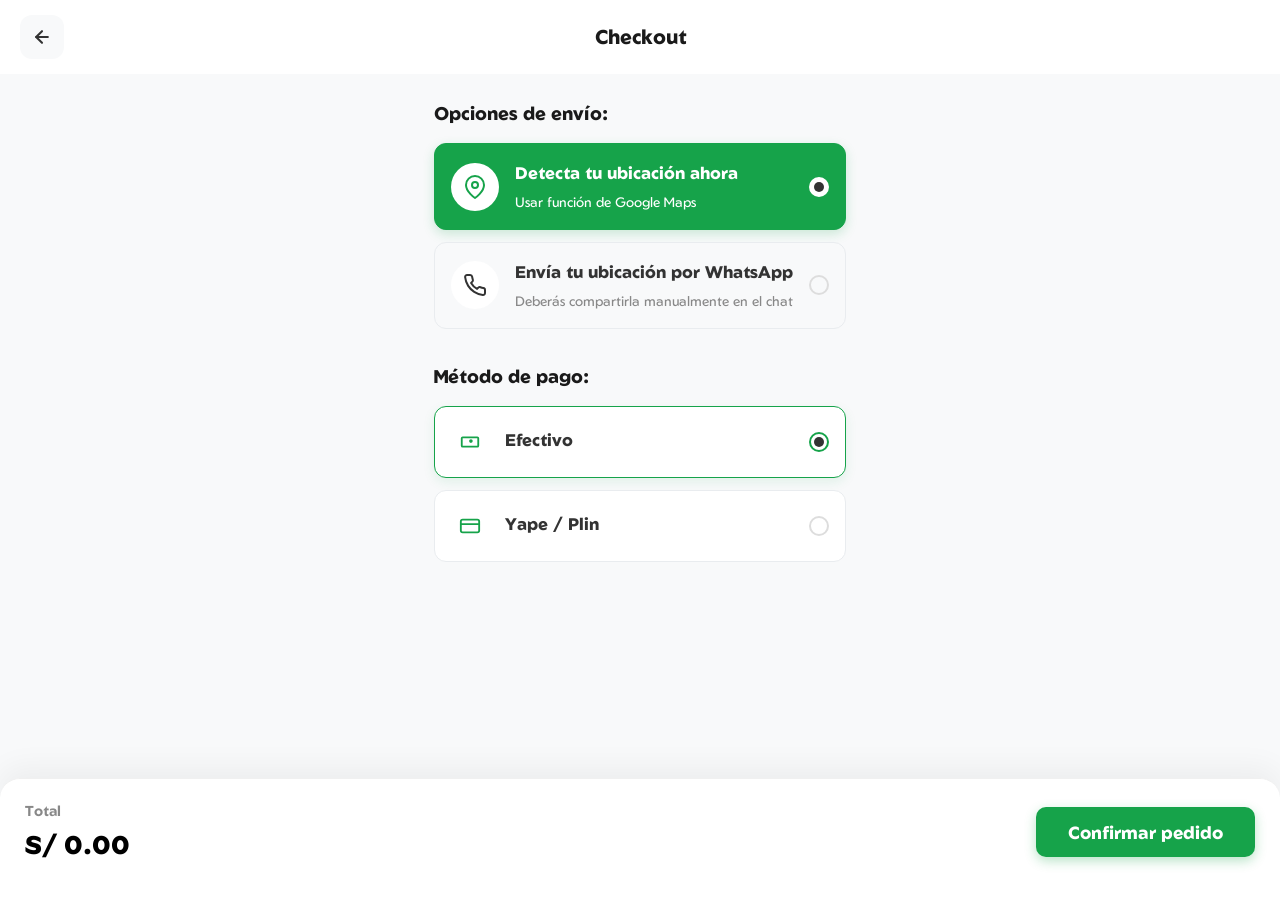
<file: checkout.html>
<!DOCTYPE html>
<html lang="es">

<head>
    <meta charset="UTF-8">
    <meta name="viewport" content="width=device-width, initial-scale=1.0">
    <title>Checkout - Licoretto</title>

    <link rel="preconnect" href="https://fonts.googleapis.com">
    <link rel="preconnect" href="https://fonts.gstatic.com" crossorigin>
    <link href="https://fonts.googleapis.com/css2?family=Geom:ital,wght@0,300..900;1,300..900&display=swap"
        rel="stylesheet">

    <link rel="stylesheet" href="src/public/main.css">
    <link rel="stylesheet" href="src/public/checkout/checkout.css">
</head>

<body>
    <header class="checkout-header">
        <a href="carrito.html" class="icon-btn back-btn" aria-label="Volver">
            <svg viewBox="0 0 24 24" stroke="currentColor" stroke-width="2.5" fill="none" stroke-linecap="round"
                stroke-linejoin="round">
                <line x1="19" y1="12" x2="5" y2="12"></line>
                <polyline points="12 19 5 12 12 5"></polyline>
            </svg>
        </a>
        <h1 class="header-title">Checkout</h1>
        <div style="width: 44px;"></div> <!-- Placeholder -->
    </header>

    <main class="checkout-container">

        <section class="checkout-section">
            <h2 class="section-title">Opciones de envío:</h2>
            <div class="options-group">
                <label class="option-card shipping-opt active">
                    <input type="radio" name="shipping" value="auto" checked>
                    <div class="opt-icon">
                        <svg viewBox="0 0 24 24" fill="none" stroke="currentColor" stroke-width="2"
                            stroke-linecap="round" stroke-linejoin="round">
                            <path d="M21 10c0 7-9 13-9 13s-9-6-9-13a9 9 0 0 1 18 0z"></path>
                            <circle cx="12" cy="10" r="3"></circle>
                        </svg>
                    </div>
                    <div class="opt-content">
                        <strong>Detecta tu ubicación ahora</strong>
                        <span>Usar función de Google Maps</span>
                    </div>
                    <div class="opt-radio"></div>
                </label>

                <label class="option-card shipping-opt">
                    <input type="radio" name="shipping" value="manual">
                    <div class="opt-icon">
                        <svg viewBox="0 0 24 24" fill="none" stroke="currentColor" stroke-width="2"
                            stroke-linecap="round" stroke-linejoin="round">
                            <path
                                d="M22 16.92v3a2 2 0 0 1-2.18 2 19.79 19.79 0 0 1-8.63-3.07 19.5 19.5 0 0 1-6-6 19.79 19.79 0 0 1-3.07-8.67A2 2 0 0 1 4.11 2h3a2 2 0 0 1 2 1.72 12.84 12.84 0 0 0 .7 2.81 2 2 0 0 1-.45 2.11L8.09 9.91a16 16 0 0 0 6 6l1.27-1.27a2 2 0 0 1 2.11-.45 12.84 12.84 0 0 0 2.81.7A2 2 0 0 1 22 16.92z">
                            </path>
                        </svg>
                    </div>
                    <div class="opt-content">
                        <strong>Envía tu ubicación por WhatsApp</strong>
                        <span>Deberás compartirla manualmente en el chat</span>
                    </div>
                    <div class="opt-radio"></div>
                </label>
            </div>
        </section>

        <section class="checkout-section">
            <h2 class="section-title">Método de pago:</h2>
            <div class="options-group">
                <label class="option-card payment-opt active">
                    <input type="radio" name="payment" value="Efectivo" checked>
                    <div class="opt-icon small-icon">
                        <svg viewBox="0 0 24 24" fill="currentColor" stroke="none">
                            <path
                                d="M4 6h16a2 2 0 0 1 2 2v8a2 2 0 0 1-2 2H4a2 2 0 0 1-2-2V8a2 2 0 0 1 2-2zm0 2v8h16V8H4zm7 3a2 2 0 1 1 2 2 2 2 0 0 1-2-2z">
                            </path>
                        </svg>
                    </div>
                    <div class="opt-content">
                        <strong>Efectivo</strong>
                    </div>
                    <div class="opt-radio"></div>
                </label>

                <label class="option-card payment-opt">
                    <input type="radio" name="payment" value="Yape / Plin">
                    <div class="opt-icon small-icon">
                        <svg viewBox="0 0 24 24" fill="none" stroke="currentColor" stroke-width="2"
                            stroke-linecap="round" stroke-linejoin="round">
                            <rect x="2" y="5" width="20" height="14" rx="2" ry="2"></rect>
                            <line x1="2" y1="10" x2="22" y2="10"></line>
                        </svg>
                    </div>
                    <div class="opt-content">
                        <strong>Yape / Plin</strong>
                    </div>
                    <div class="opt-radio"></div>
                </label>
            </div>
        </section>

    </main>

    <div class="floating-checkout-box">
        <div class="floating-checkout-inner">
            <div class="floating-total-info">
                <span class="floating-total-label">Total</span>
                <span class="floating-total-price" id="checkout-total">S/ 0.00</span>
            </div>
            <button class="btn-checkout-main active" id="btn-confirm-order">Confirmar pedido</button>
        </div>
    </div>

    <!-- Overlay Modal for Location Error -->
    <div id="location-error-overlay" class="custom-modal-overlay" style="display:none;">
        <div id="location-error-modal">
            <span class="reminder-icon" style="animation:none; font-size:3.5rem;">😅</span>
            <p class="reminder-text">
                No pudimos acceder a tu ubicación.<br><br>
                Hemos cambiado tu opción a <strong style="color:var(--primary-color);">Envío manual</strong>. Por favor,
                toca <strong style="color:var(--primary-color);">confirmar pedido</strong> de nuevo.
            </p>
            <div style="display:flex; gap: 10px; margin-top:20px;">
                <button id="btn-accept-location-error"
                    style="background:var(--primary-color); color:#fff; border-radius:8px; text-decoration:none; padding:12px; margin:0; width:100%; border:none; font-weight:bold; font-size:1.05rem; cursor:pointer;">Entendido</button>
            </div>
        </div>
    </div>

    <script type="module" src="src/public/checkout/checkout.js"></script>
</body>

</html>
</file>
<file: src/public/main.css>
/* src/public/main.css */

/* Reset básico */
* {
    margin: 0;
    padding: 0;
    box-sizing: border-box;
}

:root {
    --primary-color: #16a34a;
    --secondary-color: #0d0d0d;
    --text-color: #333333;
    --background-color: #ffffff;
    --card-bg: #ffffff;
    --font-family: "Geom", sans-serif;
}

body {
    font-family: var(--font-family);
    background-color: var(--background-color);
    color: var(--text-color);
    line-height: 1.6;
    display: flex;
    flex-direction: column;
    min-height: 100vh;
}

button {
    cursor: pointer;
    padding: 10px 15px;
    border: none;
    border-radius: 4px;
    font-weight: bold;
    transition: background-color 0.3s;
    font-family: var(--font-family);
}

#top-banners {
    width: 100%;
    height: 350px;
    background-color: #e0e0e0;
    overflow: hidden;
    margin-bottom: 30px;
}

#app-content {
    flex-grow: 1;
    padding: 4px 15px 16px;
    max-width: 1400px;
    width: 100%;
    margin: 0 auto;
}

@media (min-width: 768px) {
    #app-content {
        padding: 4px 40px 16px;
    }
}

@media (min-width: 1024px) {
    #app-content {
        padding: 10px 80px 20px;
    }
}



/* --- FOOTER --- */
#main-footer {
    text-align: center;
    padding: 12px 20px 110px 20px;
    /* Padding bottom 110px added to prevent bottom nav from covering */
    background-color: #ffffff;
    color: #999999;
    font-size: 0.72em;
    border-top: 1px solid #f0f0f0;
}

.footer-inner {
    display: flex;
    align-items: center;
    justify-content: center;
    gap: 8px;
    flex-wrap: wrap;
}

.f-divider {
    color: #ddd;
    font-weight: 300;
}

/* FOOTER EXTRAS (Dentro de inner ahora) */
.complaint-book,
.admin-link {
    display: flex;
    align-items: center;
    justify-content: center;
    text-decoration: none;
    transition: transform 0.2s;
    opacity: 0.8;
}

.complaint-book:hover,
.admin-link:hover {
    opacity: 1;
    transform: scale(1.1);
}

.complaint-book img {
    height: 18px;
    width: auto;
    background-color: transparent;
    filter: grayscale(1) opacity(0.7);
}

.admin-link {
    color: #999;
}

.admin-link:hover {
    color: var(--primary-color);
}

.admin-link svg {
    width: 16px;
    height: 16px;
}

.empty-grid-msg {
    text-align: center;
    margin-top: 50px;
    font-size: 1.2em;
    color: #a0a0a0;
}

/* --- MODAL VERIFICACIÓN DE EDAD (Age Gate) --- */
.welcome-modal-container {
    display: none;
    position: fixed;
    top: 0;
    left: 0;
    width: 100%;
    height: 100%;
    z-index: 9999;
}

.welcome-modal-container.visible {
    display: flex;
    justify-content: center;
    align-items: center;
}

.welcome-overlay {
    position: absolute;
    top: 0;
    left: 0;
    width: 100%;
    height: 100%;
    background-color: rgba(0, 0, 0, 0.9);
    backdrop-filter: blur(5px);
}

.welcome-modal {
    position: relative;
    background-color: #ffffff;
    width: 90%;
    max-width: 400px;
    padding: 40px 30px;
    border-radius: 20px;
    text-align: center;
    border: 3px solid #16a34a;
    animation: slideUp 0.4s ease-out;
}

@keyframes slideUp {
    from {
        opacity: 0;
        transform: translateY(20px);
    }

    to {
        opacity: 1;
        transform: translateY(0);
    }
}

.welcome-title {
    font-size: 1.6rem;
    color: #343a40;
    margin-bottom: 10px;
    font-weight: 800;
}

.welcome-text {
    color: #6c757d;
    margin-bottom: 25px;
    font-weight: 500;
}

.welcome-actions {
    display: flex;
    flex-direction: column;
    gap: 12px;
}

.btn-go-store {
    background-color: var(--primary-color);
    color: #fff;
    padding: 14px;
    border: none;
    border-radius: 8px;
    font-weight: 800;
    font-size: 1rem;
    cursor: pointer;
    text-transform: uppercase;
    width: 100%;
    transition: background 0.2s;
}

.btn-go-store:hover {
    background-color: #15803d;
    /* Un verde un poco más oscuro o la variable highlight si se definiera */
}

.btn-stay {
    background: transparent;
    color: #6c757d;
    border: none;
    font-weight: 600;
    cursor: pointer;
    text-decoration: underline;
    font-family: var(--font-family);
}

.btn-stay:hover {
    color: #343a40;
}
</file>
<file: src/public/checkout/checkout.css>
/* src/public/checkout/checkout.css */

body {
    background-color: #f8f9fa;
    padding-bottom: 120px;
}

.checkout-header {
    display: flex;
    align-items: center;
    justify-content: space-between;
    padding: 15px 20px;
    background-color: #fff;
    position: sticky;
    top: 0;
    z-index: 100;
}

.icon-btn {
    display: flex;
    align-items: center;
    justify-content: center;
    width: 44px;
    height: 44px;
    background-color: #f8f9fa;
    border-radius: 12px;
    color: #333;
    text-decoration: none;
    transition: background-color 0.2s;
}

.icon-btn svg {
    width: 20px;
    height: 20px;
}

.header-title {
    font-size: 1.25rem;
    font-weight: 800;
    color: #1a1a1a;
    margin: 0;
}

.checkout-container {
    padding: 24px 20px;
    max-width: 600px;
    margin: 0 auto;
}

.checkout-section {
    margin-bottom: 32px;
}

.section-title {
    font-size: 1.15rem;
    font-weight: 800;
    color: #1a1a1a;
    margin-bottom: 16px;
}

.options-group {
    display: flex;
    flex-direction: column;
    gap: 12px;
}

.option-card {
    display: flex;
    align-items: center;
    padding: 16px;
    background-color: #f8f9fa;
    border-radius: 12px;
    border: 1px solid #e9ecef;
    cursor: pointer;
    transition: all 0.2s ease;
}

.option-card input[type="radio"] {
    display: none;
}

.opt-icon {
    width: 48px;
    height: 48px;
    background-color: #fff;
    border-radius: 50%;
    display: flex;
    align-items: center;
    justify-content: center;
    margin-right: 16px;
    flex-shrink: 0;
    color: #333;
}

.opt-icon svg {
    width: 24px;
    height: 24px;
}

.opt-icon.small-icon {
    width: 38px;
    height: 38px;
    background-color: transparent;
    color: var(--primary-color, #16a34a);
}

.opt-icon.small-icon svg {
    width: 22px;
    height: 22px;
}

.opt-content {
    flex-grow: 1;
    display: flex;
    flex-direction: column;
}

.opt-content strong {
    font-size: 1.05rem;
    font-weight: 800;
    color: #333;
    margin-bottom: 4px;
}

.opt-content span {
    font-size: 0.85rem;
    color: #888;
}

.opt-radio {
    width: 20px;
    height: 20px;
    border-radius: 50%;
    border: 2px solid #ddd;
    margin-left: 16px;
    flex-shrink: 0;
    display: flex;
    align-items: center;
    justify-content: center;
    background-color: transparent;
}

/* Active States */

/* Shipping Card Active State (Filled styling) */
.option-card.shipping-opt.active {
    background-color: var(--primary-color, #16a34a);
    border-color: var(--primary-color, #16a34a);
    color: #fff;
    box-shadow: 0 4px 12px rgba(22, 163, 74, 0.2);
}

.option-card.shipping-opt.active .opt-content strong,
.option-card.shipping-opt.active .opt-content span {
    color: #fff;
}

.option-card.shipping-opt.active .opt-icon {
    color: var(--primary-color, #16a34a);
}

.option-card.shipping-opt.active .opt-radio {
    border-color: #fff;
    background-color: #fff;
}

.option-card.shipping-opt.active .opt-radio::after {
    content: '';
    width: 10px;
    height: 10px;
    border-radius: 50%;
    background-color: #333;
}

/* Payment Card Active State (Outline styling) */
.option-card.payment-opt {
    background-color: #fff;
}

.option-card.payment-opt.active {
    border-color: var(--primary-color, #16a34a);
    background-color: #fff;
    box-shadow: 0 4px 12px rgba(22, 163, 74, 0.1);
}

.option-card.payment-opt.active .opt-radio {
    border-color: var(--primary-color, #16a34a);
    background-color: #fff;
}

.option-card.payment-opt.active .opt-radio::after {
    content: '';
    width: 10px;
    height: 10px;
    border-radius: 50%;
    background-color: #333;
}

/* Floating Checkout (Reuse from Carrito mostly) */
.floating-checkout-box {
    position: fixed;
    bottom: 0;
    left: 0;
    width: 100%;
    background: transparent;
    z-index: 1000;
    padding: 0;
    box-sizing: border-box;
}

.floating-checkout-inner {
    background-color: #fff;
    border-top: 1px solid #f0f0f0;
    border-radius: 20px 20px 0 0;
    padding: 20px 25px 35px 25px;
    display: flex;
    justify-content: space-between;
    align-items: center;
    box-shadow: 0 -10px 30px rgba(0, 0, 0, 0.05);
}

.floating-total-info {
    display: flex;
    flex-direction: column;
}

.floating-total-label {
    font-size: 0.9rem;
    font-weight: 700;
    color: #888;
    margin-bottom: 2px;
}

.floating-total-price {
    font-size: 1.6rem;
    font-weight: 900;
    color: #000;
}

.btn-checkout-main {
    background-color: var(--primary-color, #16a34a);
    opacity: 1;
    color: #ffffff;
    padding: 14px 32px;
    border-radius: 10px;
    border: none;
    font-weight: 800;
    font-size: 1.1rem;
    cursor: pointer;
    transition: all 0.2s;
    font-family: inherit;
    box-shadow: 0 4px 12px rgba(22, 163, 74, 0.3);
}

.btn-checkout-main:hover {
    background-color: #15803d;
    transform: translateY(-1px);
}

/* --- MODAL DE ERROR --- */
.custom-modal-overlay {
    position: fixed;
    top: 0;
    left: 0;
    width: 100vw;
    height: 100vh;
    background: rgba(0, 0, 0, 0.5);
    display: flex;
    align-items: center;
    justify-content: center;
    z-index: 9999;
    animation: fadeInBg 0.2s ease-out forwards;
}

@keyframes fadeInBg {
    from {
        opacity: 0;
    }

    to {
        opacity: 1;
    }
}

#location-error-modal {
    background: #fff;
    border-radius: 12px;
    padding: 30px;
    box-shadow: 0 10px 40px rgba(0, 0, 0, 0.2);
    width: 90%;
    max-width: 400px;
    text-align: center;
    animation: popIn 0.3s ease-out forwards;
}

@keyframes popIn {
    from {
        transform: scale(0.9);
        opacity: 0;
    }

    to {
        transform: scale(1);
        opacity: 1;
    }
}

@keyframes fadeIn {
    from {
        opacity: 0;
        transform: translate(-50%, -40%);
    }

    to {
        opacity: 1;
        transform: translate(-50%, -50%);
    }
}

.reminder-icon {
    font-size: 3.5rem;
    margin-bottom: 20px;
    display: block;
}

.reminder-text {
    font-size: 1.05rem;
    font-weight: 500;
    color: #343a40;
    margin-bottom: 25px;
    line-height: 1.5;
}
</file>
